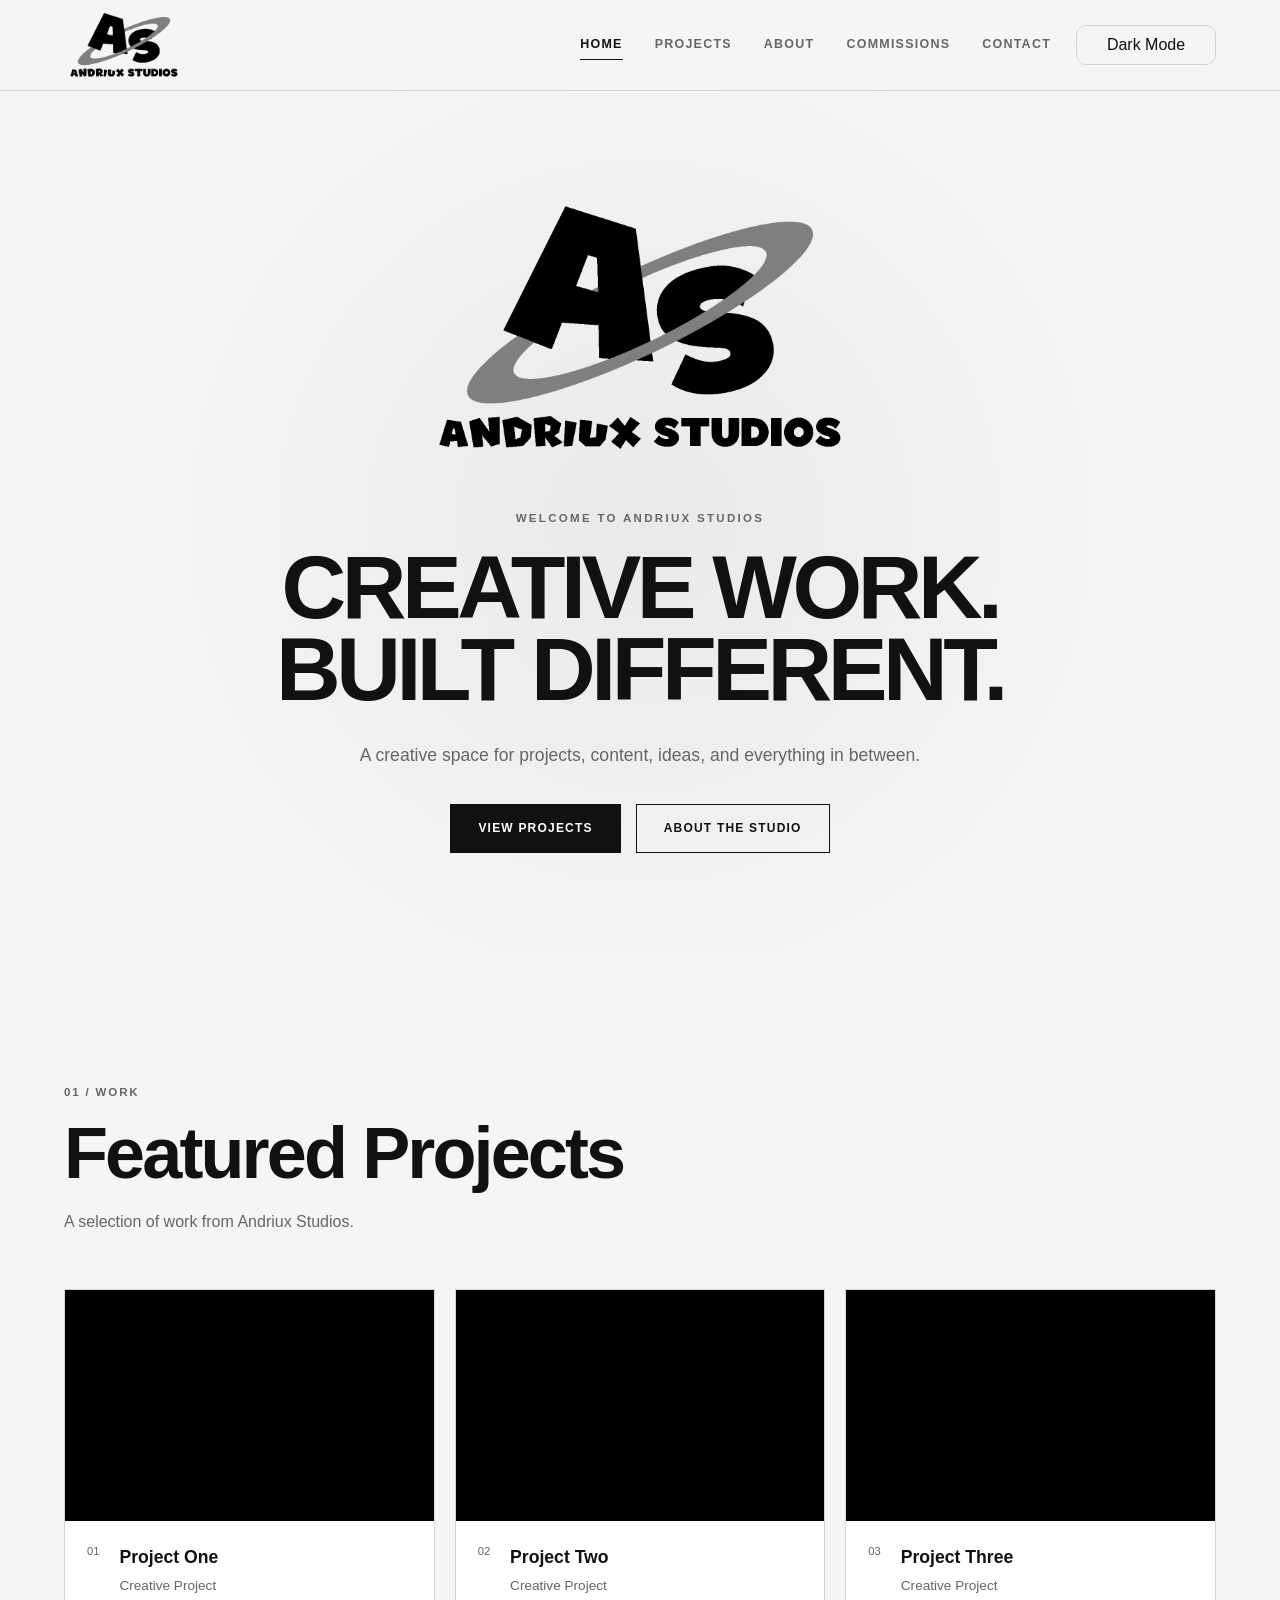
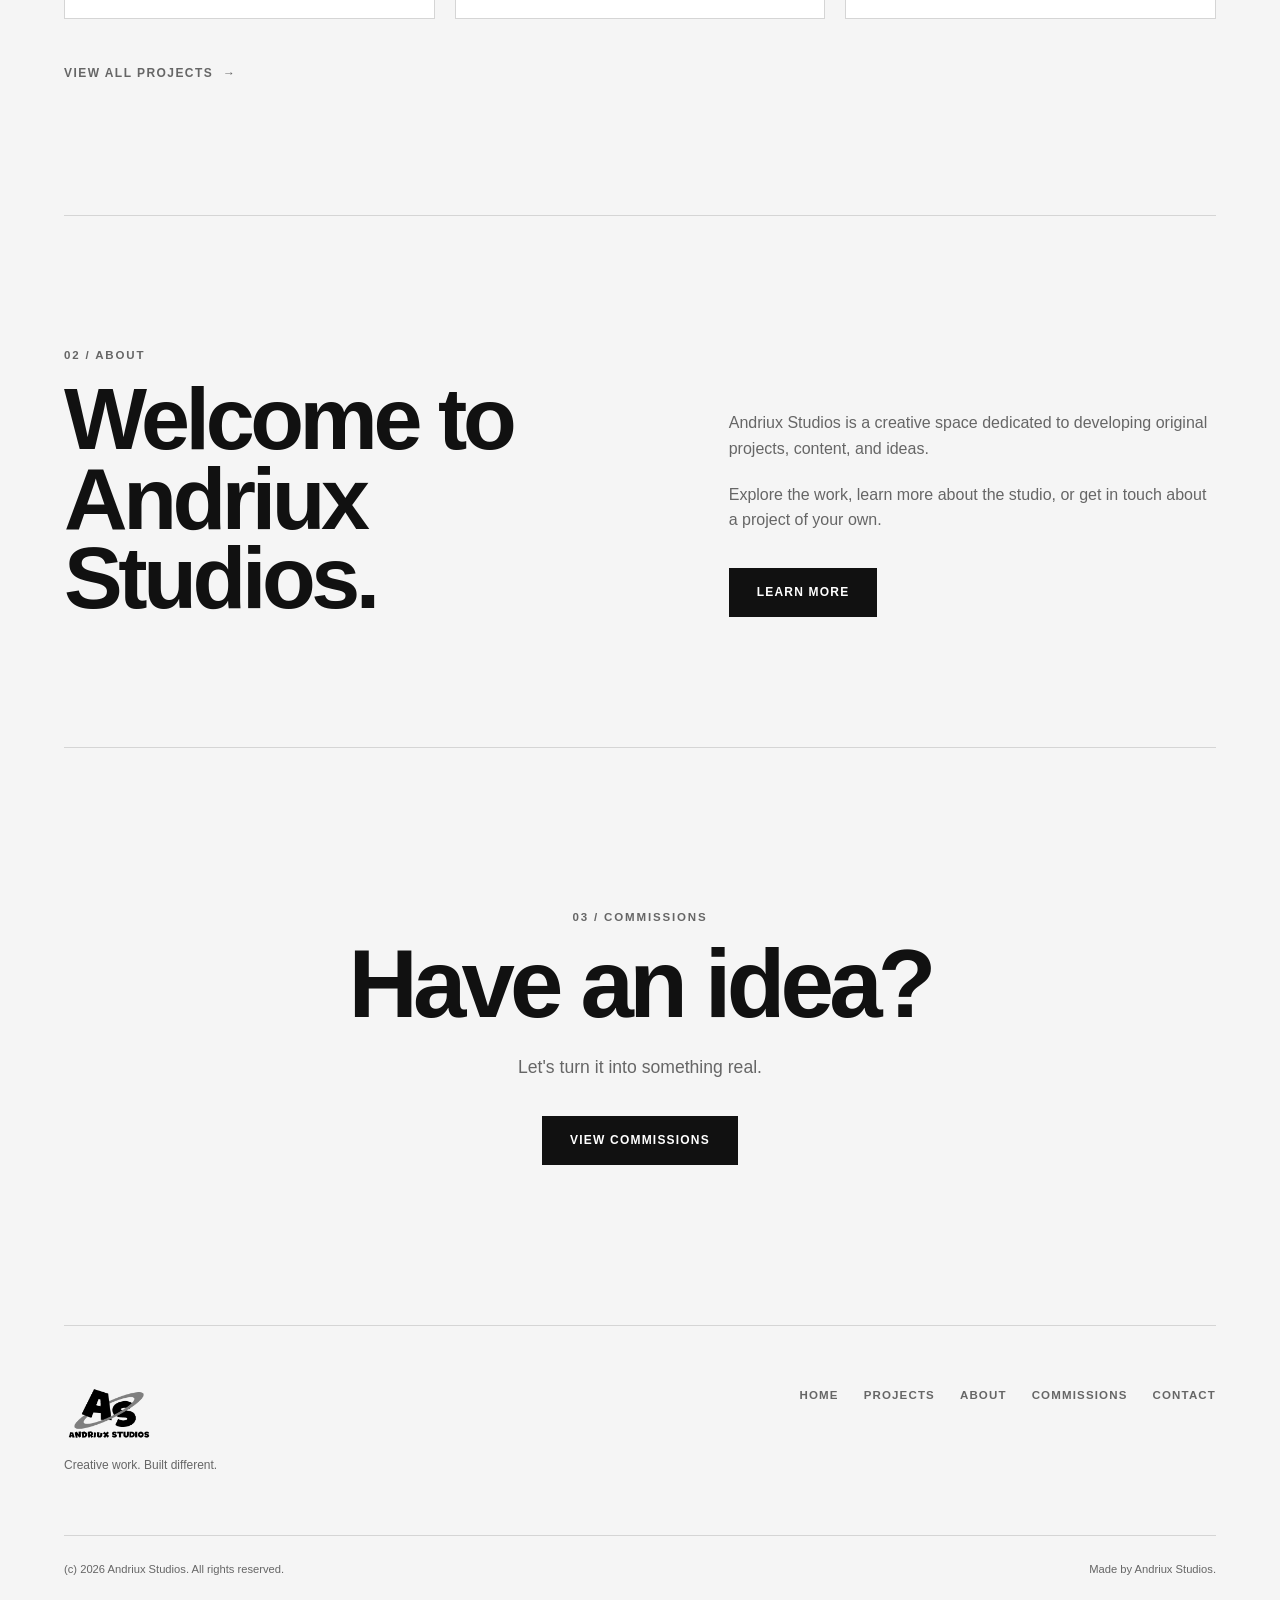
<file: index.html>
<!DOCTYPE html>
<html lang="en">

<head>

    <meta charset="UTF-8">

    <meta
        name="viewport"
        content="width=device-width, initial-scale=1.0"
    >

    <meta
        name="description"
        content="Andriux Studios creates original creative projects, content, commissions, and ideas."
    >

    <title>Andriux Studios</title>

    <link rel="stylesheet" href="css/style.css">

</head>


<body>

    <!-- ==========================================
         HEADER / NAVIGATION
         ========================================== -->

    <header class="site-header">

        <nav class="navbar">

            <!-- Logo -->
            <a
                href="index.html"
                class="logo"
                aria-label="Andriux Studios Home"
            >
                <img
                    src="images/logo3NEW.png"
                    alt="Andriux Studios"
                >
            </a>


            <!-- Mobile Menu Button -->
            <button
                class="menu-toggle"
                id="menu-toggle"
                type="button"
                aria-label="Open navigation menu"
                aria-expanded="false"
                aria-controls="nav-container"
            >
                <span></span>
                <span></span>
                <span></span>
            </button>


            <!-- Navigation -->
            <div
                class="nav-container"
                id="nav-container"
            >

                <div class="nav-links">

                    <a href="index.html" class="active">
                        Home
                    </a>

                    <a href="projects.html">
                        Projects
                    </a>

                    <a href="about.html">
                        About
                    </a>

                    <a href="commissions.html">
                        Commissions
                    </a>

                    <a href="contact.html">
                        Contact
                    </a>

                </div>


                <!-- Theme Toggle -->
                <button
                    id="theme-toggle"
                    class="theme-toggle"
                    type="button"
                    aria-label="Switch to light mode"
                >
                    <span
                        id="theme-icon"
                        aria-hidden="true"
                    >☀</span>
                </button>

            </div>

        </nav>

    </header>



    <!-- ==========================================
         MAIN CONTENT
         ========================================== -->

    <main>


        <!-- ======================================
             HERO
             ====================================== -->

        <section class="hero">

            <div class="hero-content">

                <img
                    src="images/logo3NEW.png"
                    alt=""
                    class="hero-logo"
                >


                <p class="hero-label">
                    WELCOME TO ANDRIUX STUDIOS
                </p>


                <h1>
                    CREATIVE WORK.<br>
                    BUILT DIFFERENT.
                </h1>


                <p class="hero-description">
                    A creative space for projects, content,
                    ideas, and everything in between.
                </p>


                <div class="hero-buttons">

                    <a
                        href="projects.html"
                        class="button"
                    >
                        View Projects
                    </a>


                    <a
                        href="about.html"
                        class="button button-secondary"
                    >
                        About the Studio
                    </a>

                </div>

            </div>

        </section>



        <!-- ======================================
             FEATURED PROJECTS
             ====================================== -->

        <section class="featured section">

            <div class="section-heading">

                <span class="section-number">
                    01 / WORK
                </span>

                <h2>
                    Featured Projects
                </h2>

                <p>
                    A selection of work from Andriux Studios.
                </p>

            </div>


            <div class="project-grid">


                <!-- PROJECT 1 -->

                <a
                    href="projects.html"
                    class="project-card"
                >

                    <div class="project-image">

                        <img
                            src="images/project1.png"
                            alt="Project One creative work"
                        >

                        <div class="project-overlay">
                            <span>
                                View Project →
                            </span>
                        </div>

                    </div>


                    <div class="project-info">

                        <span class="project-number">
                            01
                        </span>

                        <div>
                            <h3>
                                Project One
                            </h3>

                            <p>
                                Creative Project
                            </p>
                        </div>

                    </div>

                </a>



                <!-- PROJECT 2 -->

                <a
                    href="projects.html"
                    class="project-card"
                >

                    <div class="project-image">

                        <img
                            src="images/project2.png"
                            alt="Project Two creative work"
                        >

                        <div class="project-overlay">
                            <span>
                                View Project →
                            </span>
                        </div>

                    </div>


                    <div class="project-info">

                        <span class="project-number">
                            02
                        </span>

                        <div>
                            <h3>
                                Project Two
                            </h3>

                            <p>
                                Creative Project
                            </p>
                        </div>

                    </div>

                </a>



                <!-- PROJECT 3 -->

                <a
                    href="projects.html"
                    class="project-card"
                >

                    <div class="project-image">

                        <img
                            src="images/project3.png"
                            alt="Project Three creative work"
                        >

                        <div class="project-overlay">
                            <span>
                                View Project →
                            </span>
                        </div>

                    </div>


                    <div class="project-info">

                        <span class="project-number">
                            03
                        </span>

                        <div>
                            <h3>
                                Project Three
                            </h3>

                            <p>
                                Creative Project
                            </p>
                        </div>

                    </div>

                </a>

            </div>


            <div class="section-link">

                <a href="projects.html">
                    View All Projects
                    <span aria-hidden="true">→</span>
                </a>

            </div>

        </section>



        <!-- ======================================
             ABOUT
             ====================================== -->

        <section class="about-preview section">

            <div class="about-content">

                <div class="about-heading">

                    <span class="section-number">
                        02 / ABOUT
                    </span>

                    <h2>
                        Welcome to<br>
                        Andriux Studios.
                    </h2>

                </div>


                <div class="about-text">

                    <p>
                        Andriux Studios is a creative space
                        dedicated to developing original
                        projects, content, and ideas.
                    </p>

                    <p>
                        Explore the work, learn more about
                        the studio, or get in touch about
                        a project of your own.
                    </p>


                    <a
                        href="about.html"
                        class="button"
                    >
                        Learn More
                    </a>

                </div>

            </div>

        </section>



        <!-- ======================================
             COMMISSIONS CTA
             ====================================== -->

        <section class="commission-cta section">

            <div class="commission-content">

                <span class="section-number">
                    03 / COMMISSIONS
                </span>


                <h2>
                    Have an idea?
                </h2>


                <p>
                    Let's turn it into something real.
                </p>


                <a
                    href="commissions.html"
                    class="button"
                >
                    View Commissions
                </a>

            </div>

        </section>

    </main>



    <!-- ==========================================
         FOOTER
         ========================================== -->

    <footer class="site-footer">

        <div class="footer-main">


            <!-- Footer Logo -->

            <div class="footer-brand">

                <img
                    src="images/logo3NEW.png"
                    alt="Andriux Studios"
                >

                <p>
                    Creative work. Built different.
                </p>

            </div>


            <!-- Footer Navigation -->

            <div class="footer-links">

                <a href="index.html">
                    Home
                </a>

                <a href="projects.html">
                    Projects
                </a>

                <a href="about.html">
                    About
                </a>

                <a href="commissions.html">
                    Commissions
                </a>

                <a href="contact.html">
                    Contact
                </a>

            </div>

        </div>


        <div class="footer-bottom">

            <p>
                (c) <span id="current-year"></span>
                Andriux Studios.
                All rights reserved.
            </p>

            <p>
                Made by Andriux Studios.
            </p>

        </div>

    </footer>



    <!-- JavaScript -->

    <script src="js/main.js"></script>

</body>

</html>
</file>
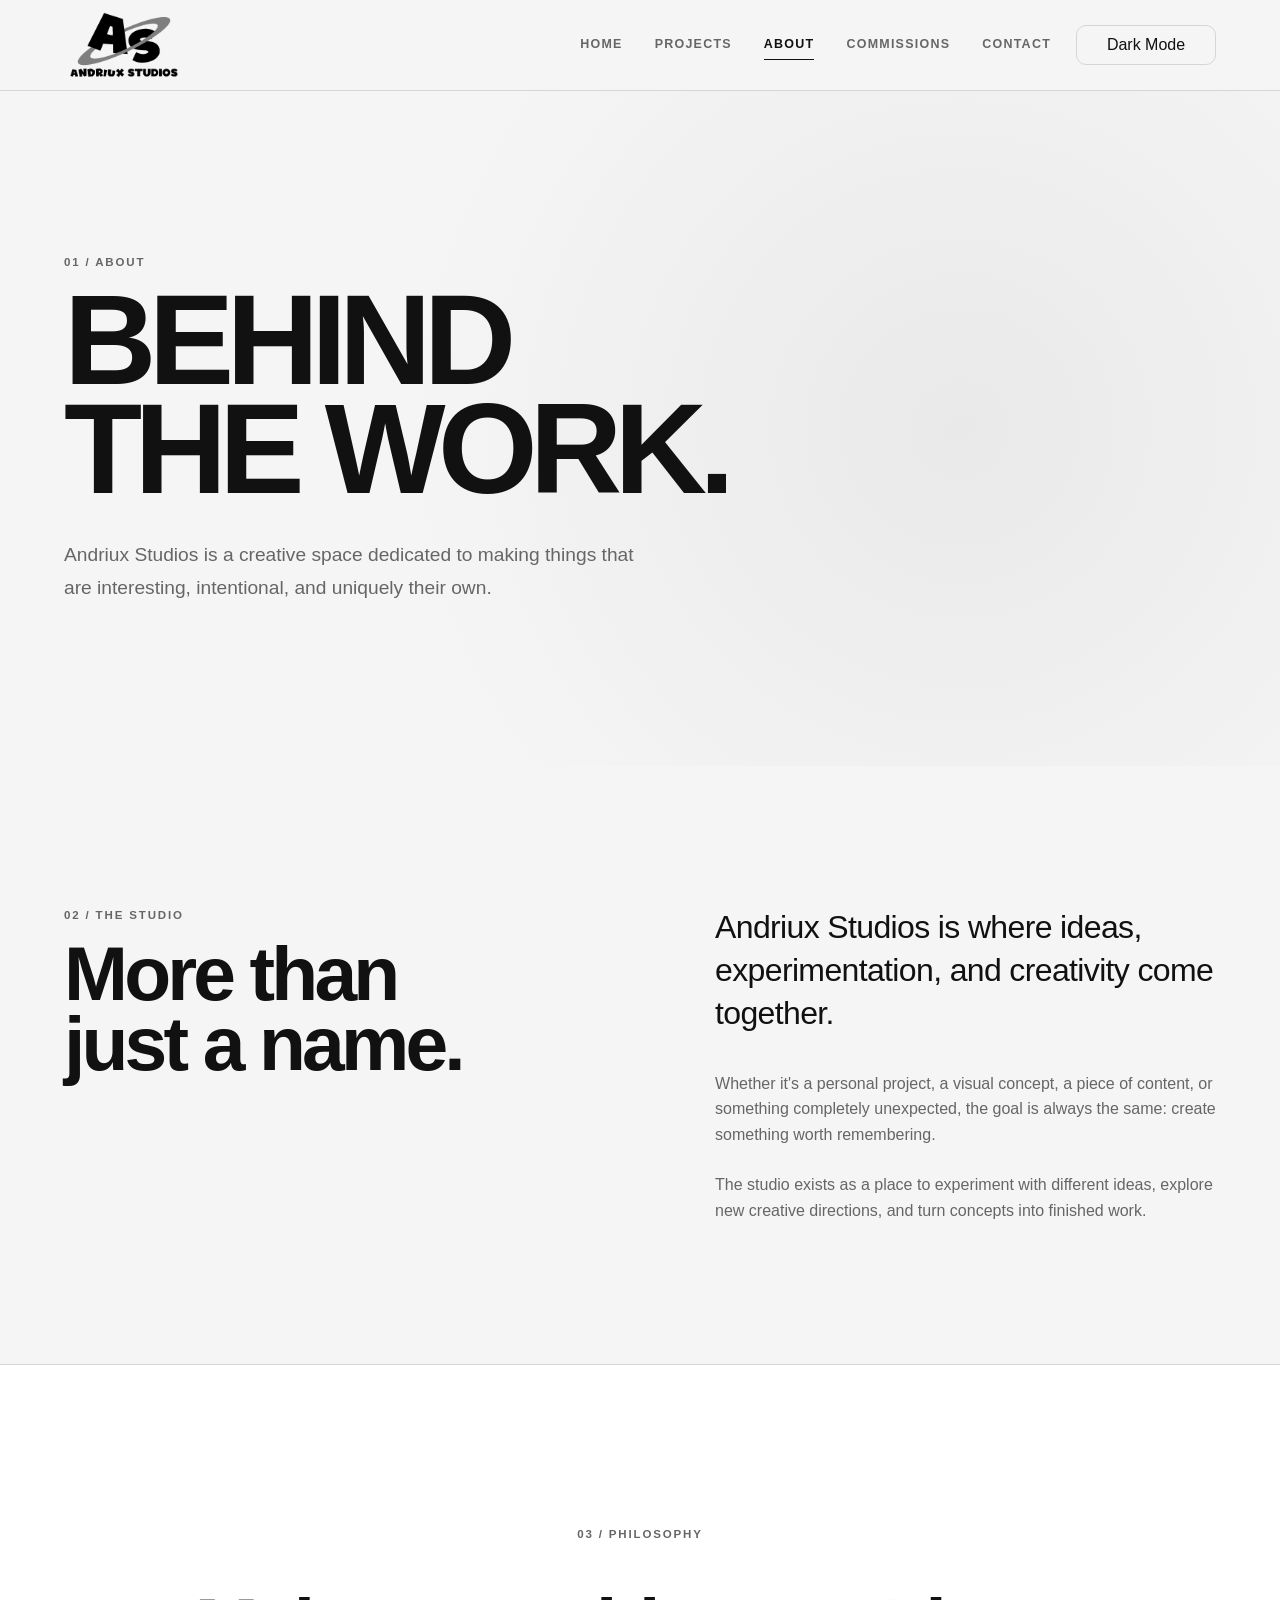
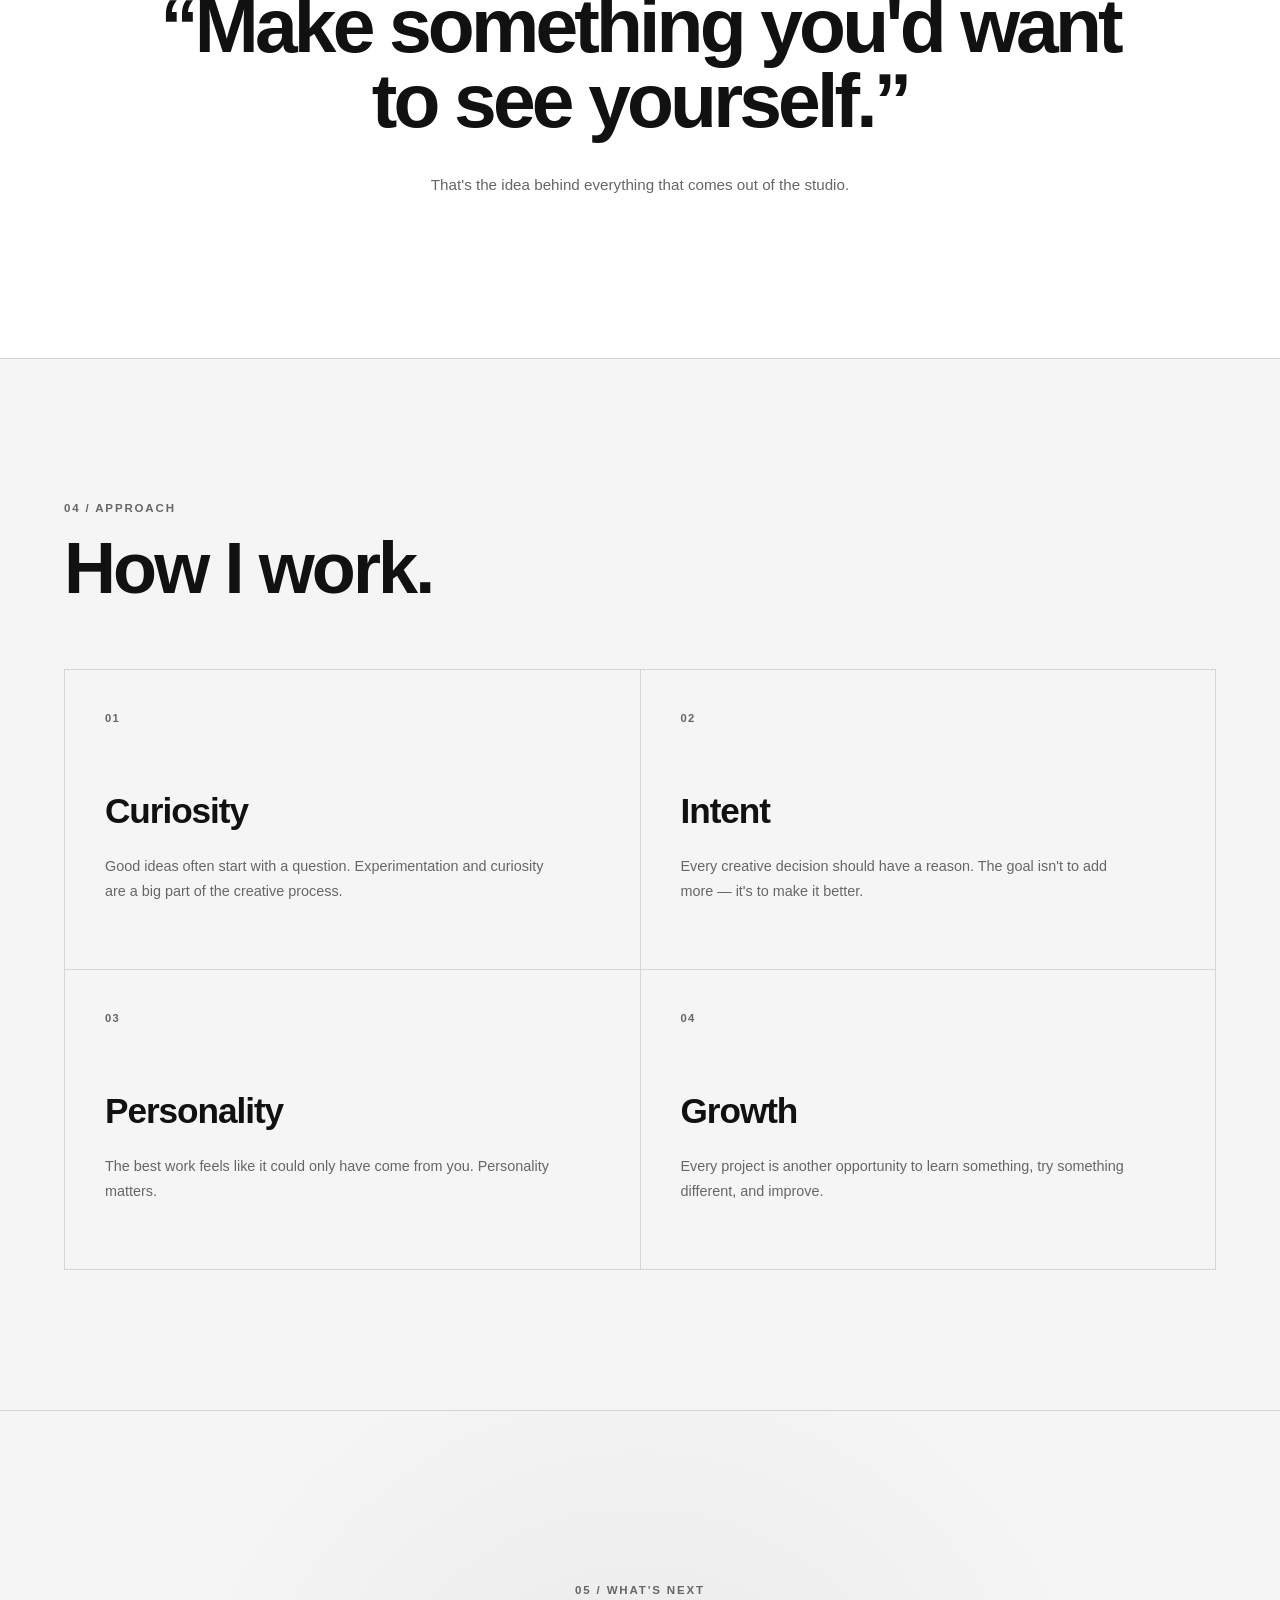
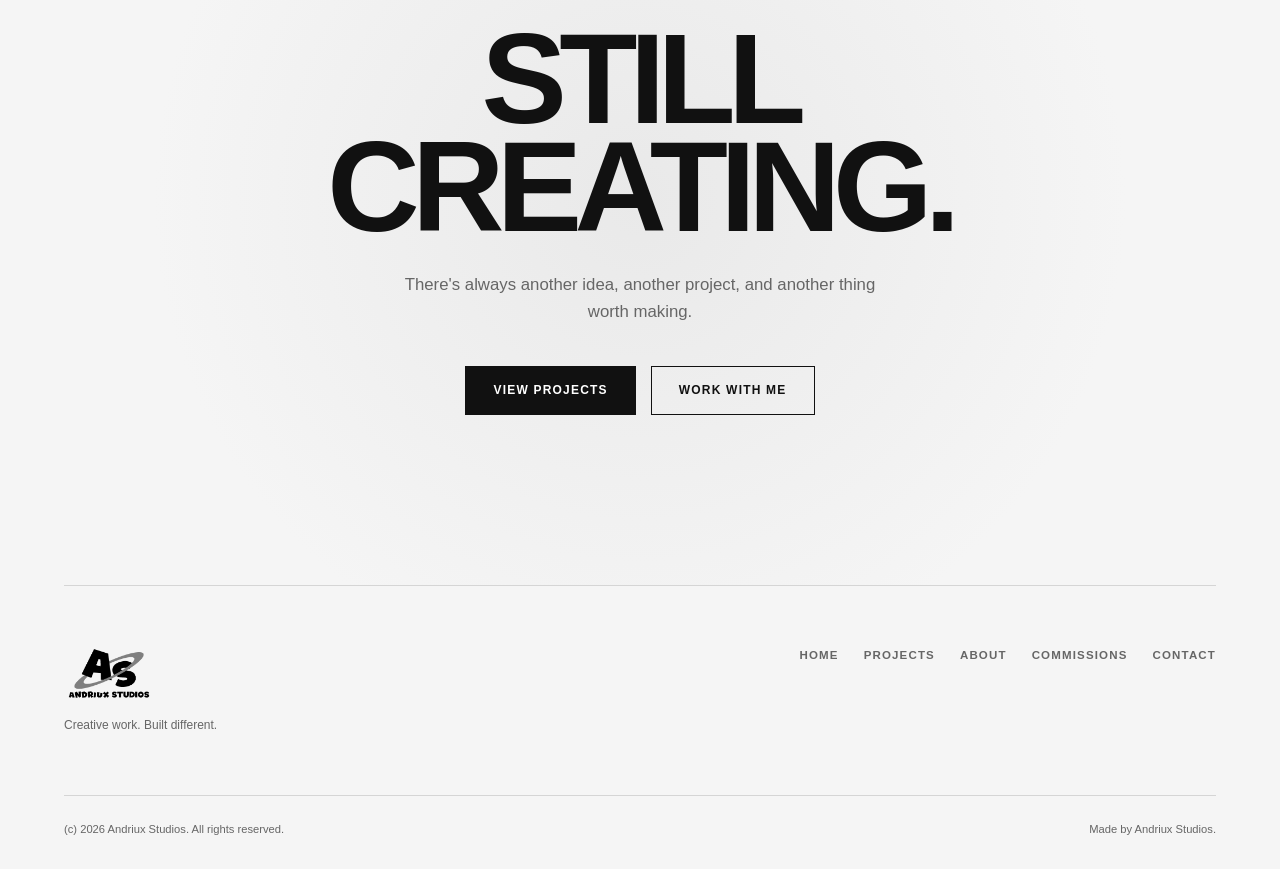
<file: about.html>
<!DOCTYPE html>
<html lang="en">

<head>

    <meta charset="UTF-8">

    <meta
        name="viewport"
        content="width=device-width, initial-scale=1.0"
    >

    <meta
        name="description"
        content="Learn more about Andriux Studios, the creative work behind the projects."
    >

    <title>About — Andriux Studios</title>

    <link rel="stylesheet" href="css/style.css">

</head>


<body>

    <!-- ==========================================
         HEADER / NAVIGATION
         ========================================== -->

    <header class="site-header">

        <nav class="navbar">

            <a
                href="index.html"
                class="logo"
                aria-label="Andriux Studios Home"
            >

                <img
                    src="images/logo3NEW.png"
                    alt="Andriux Studios"
                >

            </a>


            <!-- Mobile Menu -->

            <button
                class="menu-toggle"
                id="menu-toggle"
                type="button"
                aria-label="Open navigation menu"
                aria-expanded="false"
            >

                <span></span>
                <span></span>
                <span></span>

            </button>


            <!-- Navigation -->

            <div
                class="nav-container"
                id="nav-container"
            >

                <div class="nav-links">

                    <a href="index.html">
                        Home
                    </a>

                    <a href="projects.html">
                        Projects
                    </a>

                    <a
                        href="about.html"
                        class="active"
                    >
                        About
                    </a>

                    <a href="commissions.html">
                        Commissions
                    </a>

                    <a href="contact.html">
                        Contact
                    </a>

                </div>


                <!-- Theme Toggle -->

                <button
                    id="theme-toggle"
                    class="theme-toggle"
                    type="button"
                    aria-label="Switch to light mode"
                >

                    <span id="theme-icon">☀</span>

                </button>

            </div>

        </nav>

    </header>



    <!-- ==========================================
         MAIN
         ========================================== -->

    <main>


        <!-- ======================================
             ABOUT HERO
             ====================================== -->

        <section class="page-hero about-hero">

            <div class="page-hero-content">

                <span class="section-number">
                    01 / ABOUT
                </span>

                <h1>
                    BEHIND<br>
                    THE WORK.
                </h1>

                <p>
                    Andriux Studios is a creative space
                    dedicated to making things that are
                    interesting, intentional, and uniquely
                    their own.
                </p>

            </div>

        </section>



        <!-- ======================================
             INTRODUCTION
             ====================================== -->

        <section class="about-intro section">

            <div class="about-intro-grid">

                <div class="about-intro-heading">

                    <span class="section-number">
                        02 / THE STUDIO
                    </span>

                    <h2>
                        More than<br>
                        just a name.
                    </h2>

                </div>


                <div class="about-intro-text">

                    <p class="large-text">
                        Andriux Studios is where ideas,
                        experimentation, and creativity
                        come together.
                    </p>

                    <p>
                        Whether it's a personal project,
                        a visual concept, a piece of content,
                        or something completely unexpected,
                        the goal is always the same:
                        create something worth remembering.
                    </p>

                    <p>
                        The studio exists as a place to
                        experiment with different ideas,
                        explore new creative directions,
                        and turn concepts into finished work.
                    </p>

                </div>

            </div>

        </section>



        <!-- ======================================
             PHILOSOPHY
             ====================================== -->

        <section class="about-philosophy">

            <div class="about-philosophy-inner">

                <span class="section-number">
                    03 / PHILOSOPHY
                </span>

                <blockquote>
                    “Make something you'd want
                    to see yourself.”
                </blockquote>

                <p>
                    That's the idea behind everything
                    that comes out of the studio.
                </p>

            </div>

        </section>



        <!-- ======================================
             VALUES
             ====================================== -->

        <section class="about-values section">

            <div class="section-heading">

                <span class="section-number">
                    04 / APPROACH
                </span>

                <h2>
                    How I work.
                </h2>

            </div>


            <div class="values-grid">


                <!-- VALUE 01 -->

                <article class="value-card">

                    <span class="value-number">
                        01
                    </span>

                    <h3>
                        Curiosity
                    </h3>

                    <p>
                        Good ideas often start with a
                        question. Experimentation and
                        curiosity are a big part of the
                        creative process.
                    </p>

                </article>


                <!-- VALUE 02 -->

                <article class="value-card">

                    <span class="value-number">
                        02
                    </span>

                    <h3>
                        Intent
                    </h3>

                    <p>
                        Every creative decision should
                        have a reason. The goal isn't to
                        add more — it's to make it better.
                    </p>

                </article>


                <!-- VALUE 03 -->

                <article class="value-card">

                    <span class="value-number">
                        03
                    </span>

                    <h3>
                        Personality
                    </h3>

                    <p>
                        The best work feels like it could
                        only have come from you. Personality
                        matters.
                    </p>

                </article>


                <!-- VALUE 04 -->

                <article class="value-card">

                    <span class="value-number">
                        04
                    </span>

                    <h3>
                        Growth
                    </h3>

                    <p>
                        Every project is another opportunity
                        to learn something, try something
                        different, and improve.
                    </p>

                </article>

            </div>

        </section>



        <!-- ======================================
             WHAT'S NEXT
             ====================================== -->

        <section class="about-next">

            <div class="about-next-content">

                <span class="section-number">
                    05 / WHAT'S NEXT
                </span>

                <h2>
                    STILL<br>
                    CREATING.
                </h2>

                <p>
                    There's always another idea,
                    another project, and another
                    thing worth making.
                </p>

                <div class="hero-buttons">

                    <a
                        href="projects.html"
                        class="button"
                    >
                        View Projects
                    </a>

                    <a
                        href="commissions.html"
                        class="button button-secondary"
                    >
                        Work With Me
                    </a>

                </div>

            </div>

        </section>

    </main>



    <!-- ==========================================
         FOOTER
         ========================================== -->

    <footer class="site-footer">

        <div class="footer-main">


            <div class="footer-brand">

                <img
                    src="images/logo3NEW.png"
                    alt="Andriux Studios"
                >

                <p>
                    Creative work. Built different.
                </p>

            </div>


            <div class="footer-links">

                <a href="index.html">
                    Home
                </a>

                <a href="projects.html">
                    Projects
                </a>

                <a href="about.html">
                    About
                </a>

                <a href="commissions.html">
                    Commissions
                </a>

                <a href="contact.html">
                    Contact
                </a>

            </div>

        </div>


        <div class="footer-bottom">

            <p>
                (c) <span id="current-year"></span>
                Andriux Studios.
                All rights reserved.
            </p>

            <p>
                Made by Andriux Studios.
            </p>

        </div>

    </footer>



    <!-- JavaScript -->

    <script src="js/main.js"></script>

</body>

</html>
</file>
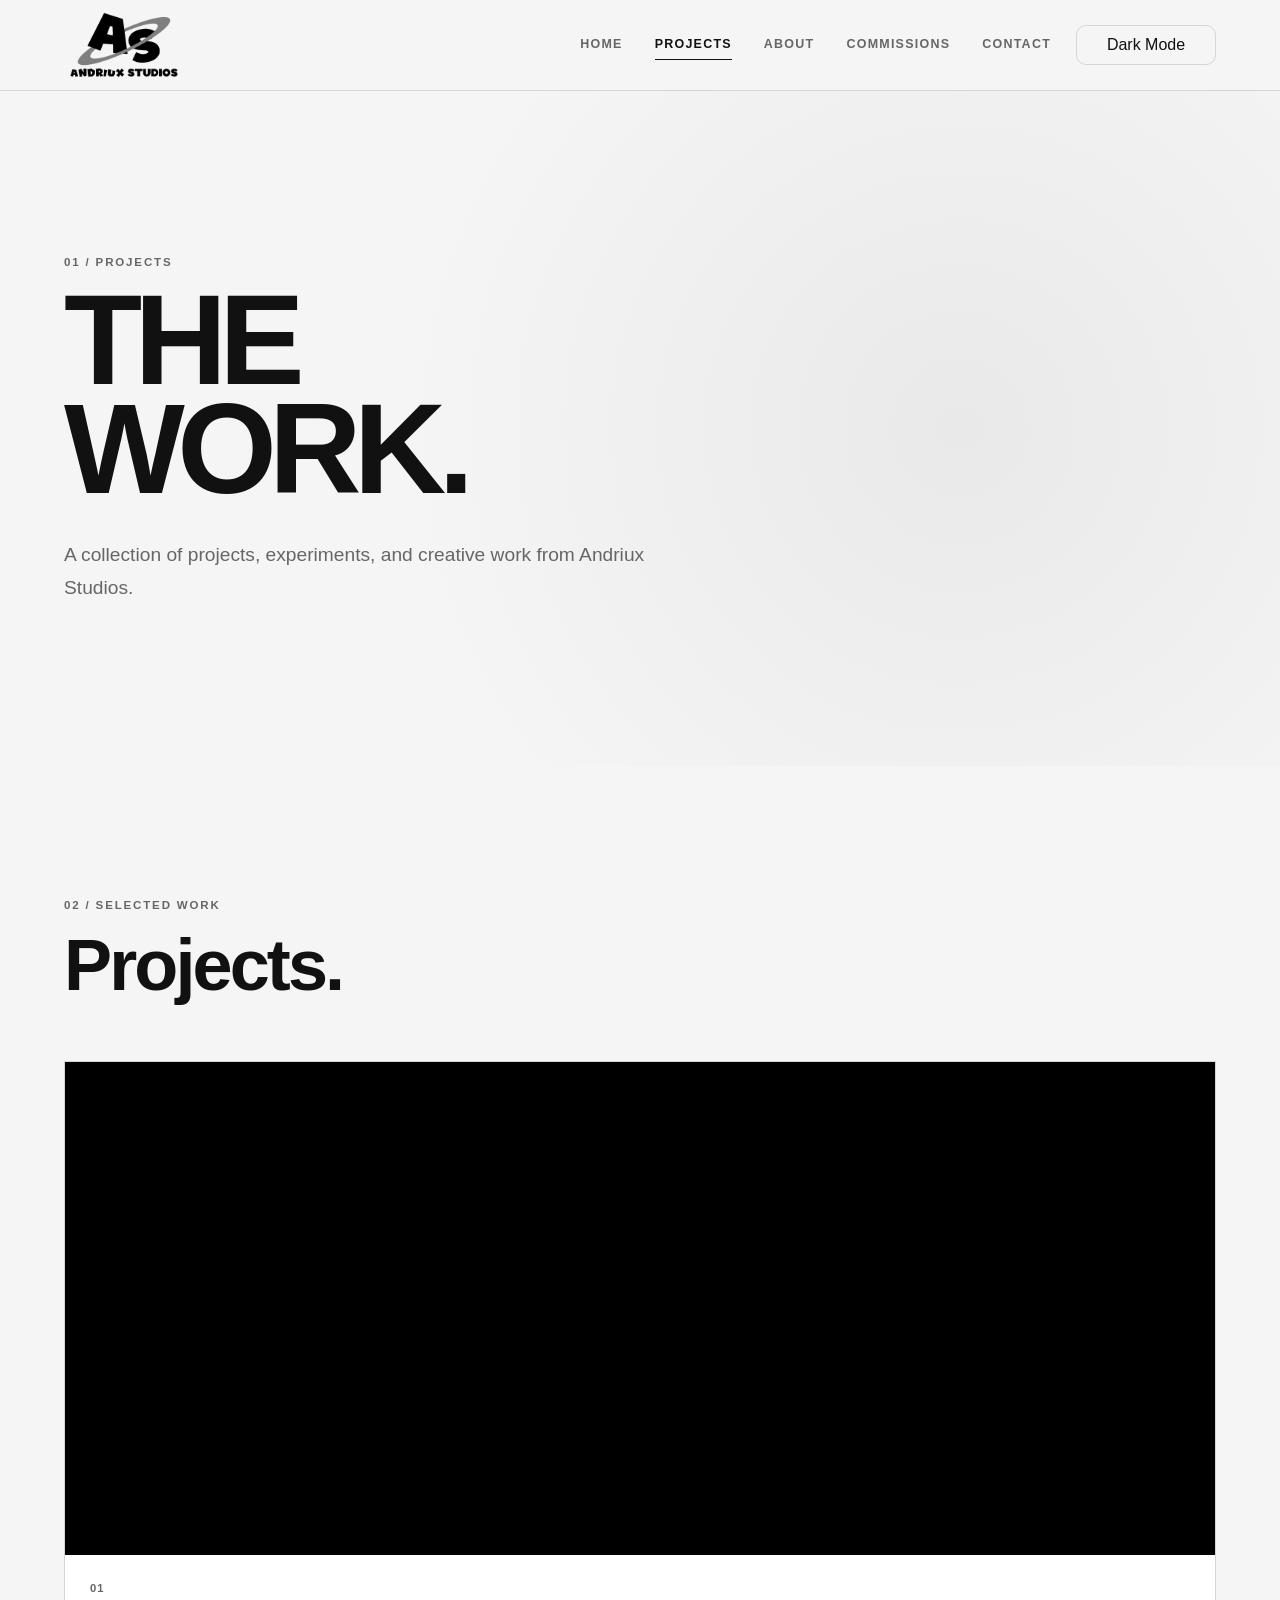
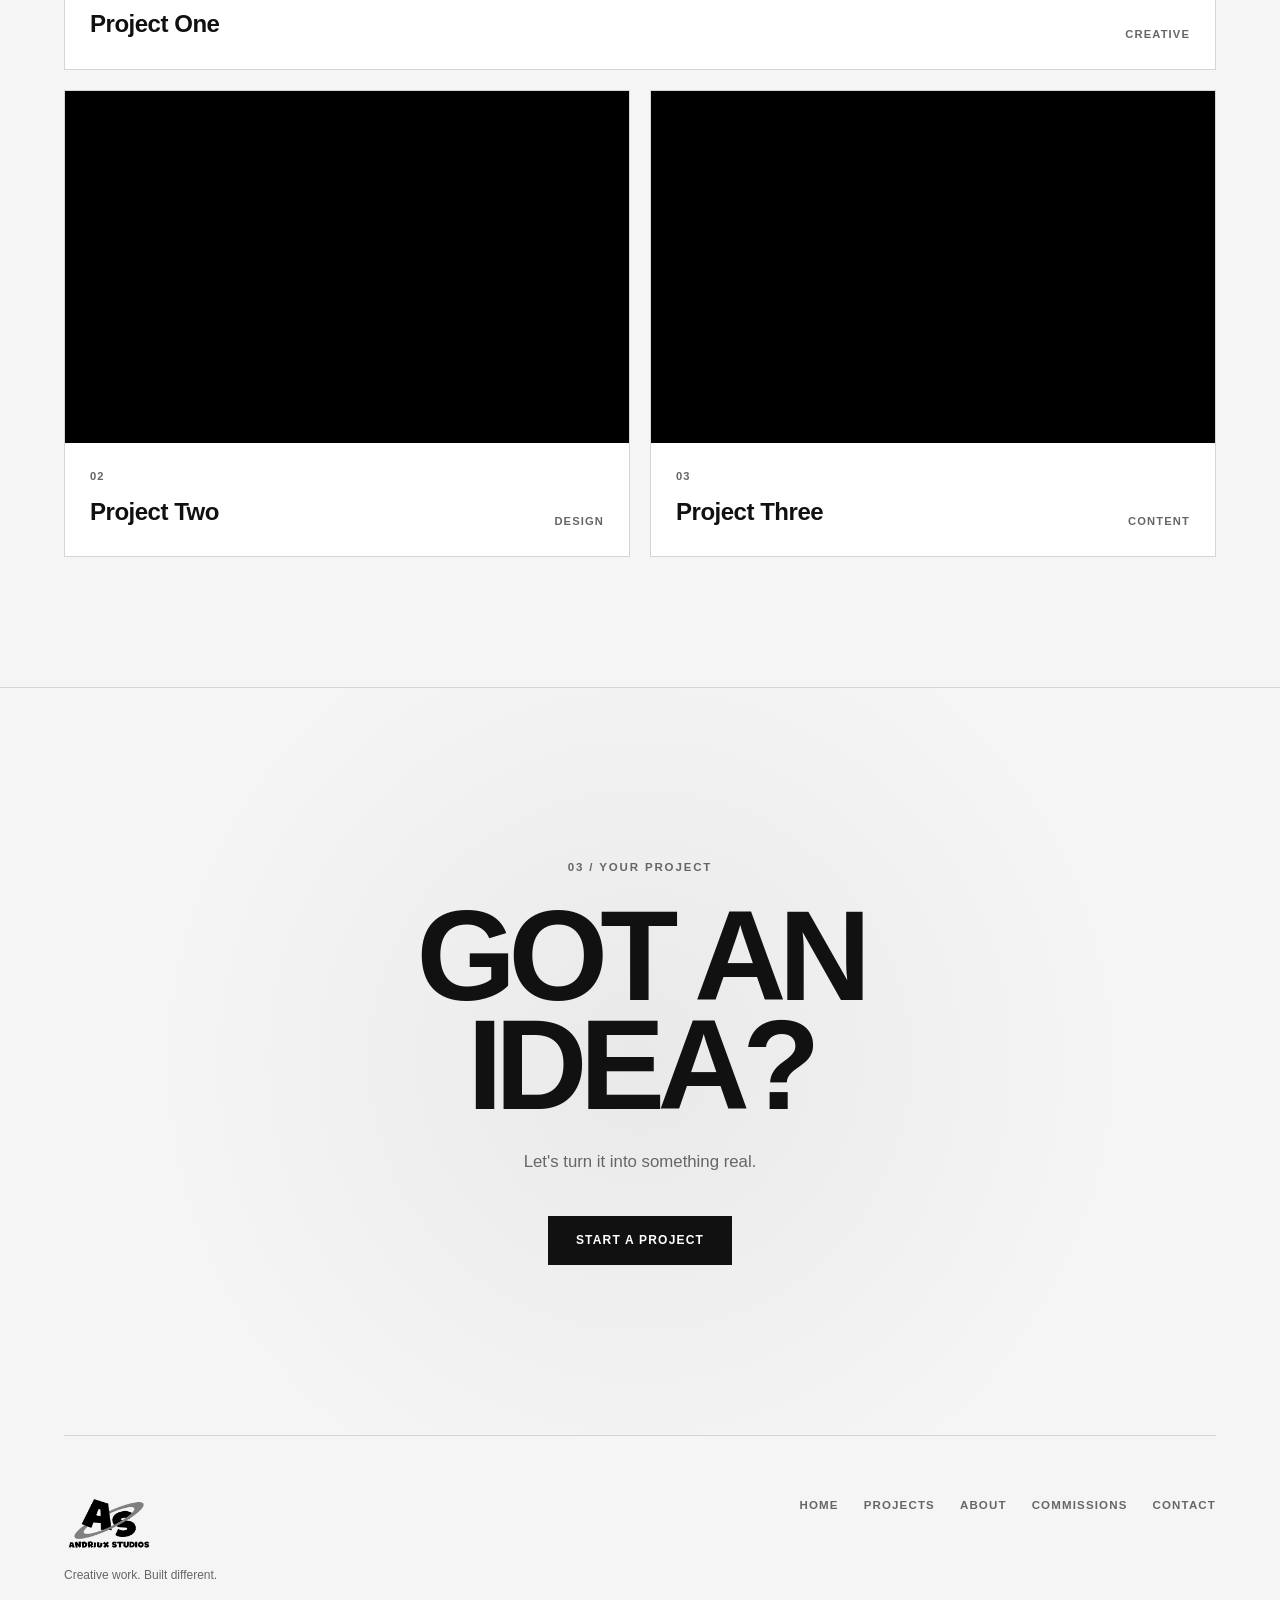
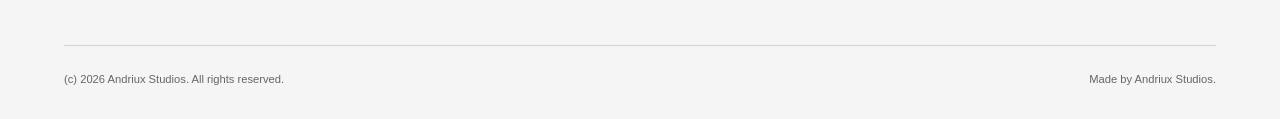
<file: projects.html>
<!DOCTYPE html>
<html lang="en">

<head>

    <meta charset="UTF-8">

    <meta
        name="viewport"
        content="width=device-width, initial-scale=1.0"
    >

    <meta
        name="description"
        content="Explore projects created by Andriux Studios."
    >

    <title>Projects — Andriux Studios</title>

    <link rel="stylesheet" href="css/style.css">

</head>


<body>

    <!-- ==========================================
         HEADER / NAVIGATION
         ========================================== -->

    <header class="site-header">

        <nav class="navbar">

            <a
                href="index.html"
                class="logo"
                aria-label="Andriux Studios Home"
            >

                <img
                    src="images/logo3NEW.png"
                    alt="Andriux Studios"
                >

            </a>


            <!-- Mobile Menu -->

            <button
                class="menu-toggle"
                id="menu-toggle"
                type="button"
                aria-label="Open navigation menu"
                aria-expanded="false"
            >

                <span></span>
                <span></span>
                <span></span>

            </button>


            <!-- Navigation -->

            <div
                class="nav-container"
                id="nav-container"
            >

                <div class="nav-links">

                    <a href="index.html">
                        Home
                    </a>

                    <a
                        href="projects.html"
                        class="active"
                    >
                        Projects
                    </a>

                    <a href="about.html">
                        About
                    </a>

                    <a href="commissions.html">
                        Commissions
                    </a>

                    <a href="contact.html">
                        Contact
                    </a>

                </div>


                <!-- Theme Toggle -->

                <button
                    id="theme-toggle"
                    class="theme-toggle"
                    type="button"
                    aria-label="Switch to light mode"
                >

                    <span id="theme-icon">☀</span>

                </button>

            </div>

        </nav>

    </header>



    <!-- ==========================================
         MAIN
         ========================================== -->

    <main>


        <!-- ======================================
             PROJECTS HERO
             ====================================== -->

        <section class="page-hero projects-hero">

            <div class="page-hero-content">

                <span class="section-number">
                    01 / PROJECTS
                </span>

                <h1>
                    THE<br>
                    WORK.
                </h1>

                <p>
                    A collection of projects, experiments,
                    and creative work from Andriux Studios.
                </p>

            </div>

        </section>



        <!-- ======================================
             PROJECT PORTFOLIO
             ====================================== -->

        <section class="projects-section section">

            <div class="section-heading">

                <span class="section-number">
                    02 / SELECTED WORK
                </span>

                <h2>
                    Projects.
                </h2>

            </div>


            <div class="projects-grid">


                <!-- ==================================
                     PROJECT 01
                     ================================== -->

                <a
                    href="404.html"
                    class="portfolio-card portfolio-card-large"
                    aria-label="View Project One"
                >

                    <div class="portfolio-image">

                        <img
                            src="images/project1.png"
                            alt="Project One"
                            loading="lazy"
                        >

                        <div class="portfolio-overlay">

                            <span>
                                View Project →
                            </span>

                        </div>

                    </div>


                    <div class="portfolio-info">

                        <div>

                            <span class="portfolio-number">
                                01
                            </span>

                            <h3>
                                Project One
                            </h3>

                        </div>

                        <span class="portfolio-category">
                            Creative
                        </span>

                    </div>

                </a>



                <!-- ==================================
                     PROJECT 02
                     ================================== -->

                <a
                    href="404.html"
                    class="portfolio-card"
                    aria-label="View Project Two"
                >

                    <div class="portfolio-image">

                        <img
                            src="images/project2.png"
                            alt="Project Two"
                            loading="lazy"
                        >

                        <div class="portfolio-overlay">

                            <span>
                                View Project →
                            </span>

                        </div>

                    </div>


                    <div class="portfolio-info">

                        <div>

                            <span class="portfolio-number">
                                02
                            </span>

                            <h3>
                                Project Two
                            </h3>

                        </div>

                        <span class="portfolio-category">
                            Design
                        </span>

                    </div>

                </a>



                <!-- ==================================
                     PROJECT 03
                     ================================== -->

                <a
                    href="404.html"
                    class="portfolio-card"
                    aria-label="View Project Three"
                >

                    <div class="portfolio-image">

                        <img
                            src="images/project3.png"
                            alt="Project Three"
                            loading="lazy"
                        >

                        <div class="portfolio-overlay">

                            <span>
                                View Project →
                            </span>

                        </div>

                    </div>


                    <div class="portfolio-info">

                        <div>

                            <span class="portfolio-number">
                                03
                            </span>

                            <h3>
                                Project Three
                            </h3>

                        </div>

                        <span class="portfolio-category">
                            Content
                        </span>

                    </div>

                </a>

            </div>

        </section>



        <!-- ======================================
             PROJECT CTA
             ====================================== -->

        <section class="projects-cta">

            <div class="projects-cta-content">

                <span class="section-number">
                    03 / YOUR PROJECT
                </span>

                <h2>
                    GOT AN<br>
                    IDEA?
                </h2>

                <p>
                    Let's turn it into something real.
                </p>

                <a
                    href="commissions.html"
                    class="button"
                >
                    Start a Project
                </a>

            </div>

        </section>

    </main>



    <!-- ==========================================
         FOOTER
         ========================================== -->

    <footer class="site-footer">

        <div class="footer-main">

            <div class="footer-brand">

                <img
                    src="images/logo3NEW.png"
                    alt="Andriux Studios"
                >

                <p>
                    Creative work. Built different.
                </p>

            </div>


            <div class="footer-links">

                <a href="index.html">
                    Home
                </a>

                <a href="projects.html">
                    Projects
                </a>

                <a href="about.html">
                    About
                </a>

                <a href="commissions.html">
                    Commissions
                </a>

                <a href="contact.html">
                    Contact
                </a>

            </div>

        </div>


        <div class="footer-bottom">

            <p>
                (c) <span id="current-year"></span>
                Andriux Studios.
                All rights reserved.
            </p>

            <p>
                Made by Andriux Studios.
            </p>

        </div>

    </footer>



    <!-- JavaScript -->

    <script src="js/main.js"></script>

</body>

</html>
</file>
<file: css/style.css>
/* =========================================================
   ANDRIUX STUDIOS
   MAIN STYLESHEET
   ========================================================= */


/* =========================================================
   THEME VARIABLES
   ========================================================= */

:root {
    --background: #080808;
    --background-light: #111111;
    --background-lighter: #181818;

    --text: #eeeeee;
    --text-muted: #929292;

    --border: #292929;

    --button-background: #eeeeee;
    --button-text: #080808;

    --shadow: rgba(0, 0, 0, 0.35);

    --max-width: 1200px;

    --transition: 0.3s ease;
}


/* =========================================================
   LIGHT THEME
   ========================================================= */

body.light-theme {
    --background: #f5f5f5;
    --background-light: #ffffff;
    --background-lighter: #e9e9e9;

    --text: #111111;
    --text-muted: #666666;

    --border: #d5d5d5;

    --button-background: #111111;
    --button-text: #ffffff;

    --shadow: rgba(0, 0, 0, 0.1);
}


/* =========================================================
   RESET
   ========================================================= */

* {
    margin: 0;
    padding: 0;
    box-sizing: border-box;
}

html {
    scroll-behavior: smooth;
}

body {
    background: var(--background);
    color: var(--text);

    font-family:
        Arial,
        Helvetica,
        sans-serif;

    line-height: 1.6;

    overflow-x: hidden;

    transition:
        background-color var(--transition),
        color var(--transition);
}

body,
button,
a,
header,
footer,
section,
.project-card {
    transition:
        background-color var(--transition),
        color var(--transition),
        border-color var(--transition);
}

img {
    max-width: 100%;
    height: auto;
}

a {
    color: inherit;
    text-decoration: none;
}

button {
    font-family: inherit;
}


/* =========================================================
   ACCESSIBILITY
   ========================================================= */

a:focus-visible,
button:focus-visible {
    outline:
        2px solid
        var(--text);

    outline-offset:
        4px;
}


/* =========================================================
   HEADER
   ========================================================= */

.site-header {
    width: 100%;

    background: var(--background);

    border-bottom:
        1px solid
        var(--border);

    position: relative;

    z-index: 1000;
}

.navbar {
    width:
        min(
            var(--max-width),
            90%
        );

    min-height: 90px;

    margin: 0 auto;

    display: flex;

    align-items: center;

    justify-content: space-between;
}


/* =========================================================
   LOGO
   ========================================================= */

.logo {
    display: block;

    position: relative;

    z-index: 1002;
}

.logo img {
    width: 120px;

    height: auto;

    display: block;

    transition:
        filter var(--transition);
}


/*
   Logo is black by default.

   Dark mode:
   black → white

   Light mode:
   black → black
*/

body:not(.light-theme) .logo img {
    filter: invert(1);
}

body.light-theme .logo img {
    filter: none;
}


/* =========================================================
   DESKTOP NAVIGATION
   ========================================================= */

.nav-container {
    display: flex;

    align-items: center;

    gap: 25px;
}

.nav-links {
    display: flex;

    align-items: center;

    gap: 32px;
}

.nav-links a {
    position: relative;

    color: var(--text-muted);

    font-size: 0.78rem;

    font-weight: 600;

    text-transform: uppercase;

    letter-spacing: 0.1em;

    padding: 5px 0;
}

.nav-links a::after {
    content: "";

    position: absolute;

    left: 0;
    bottom: 0;

    width: 0;
    height: 1px;

    background: var(--text);

    transition:
        width 0.25s ease;
}

.nav-links a:hover,
.nav-links a.active {
    color: var(--text);
}

.nav-links a:hover::after,
.nav-links a.active::after {
    width: 100%;
}


/* =========================================================
   THEME TOGGLE
   ========================================================= */

.theme-toggle {
    width: 140px;
    height: 40px;

    display: flex;

    align-items: center;
    justify-content: center;

    border:
        1px solid
        var(--border);

    border-radius: 10px;

    background: transparent;

    color: var(--text);

    cursor: pointer;

    font-size: 1rem;

    flex-shrink: 0;
}

.theme-toggle:hover {
    background: var(--text);

    color: var(--background);
	
}

#theme-icon {
    line-height: 1;
}


/* =========================================================
   HAMBURGER BUTTON
   ========================================================= */

.menu-toggle {
    display: none;

    width: 42px;
    height: 42px;

    padding: 8px;

    border:
        1px solid
        var(--border);

    background: transparent;

    cursor: pointer;

    flex-direction: column;

    justify-content: center;

    gap: 5px;

    position: relative;

    z-index: 1002;
}

.menu-toggle span {
    display: block;

    width: 100%;
    height: 2px;

    background: var(--text);

    transition:
        transform 0.3s ease,
        opacity 0.3s ease;
}


/* Hamburger → X */

.menu-toggle.menu-active span:nth-child(1) {
    transform:
        translateY(7px)
        rotate(45deg);
}

.menu-toggle.menu-active span:nth-child(2) {
    opacity: 0;
}

.menu-toggle.menu-active span:nth-child(3) {
    transform:
        translateY(-7px)
        rotate(-45deg);
}


/* =========================================================
   HERO
   ========================================================= */

.hero {
    min-height: 82vh;

    display: flex;

    align-items: center;
    justify-content: center;

    text-align: center;

    padding: 100px 20px;

    background:
        radial-gradient(
            circle at center,
            var(--background-lighter) 0%,
            var(--background) 65%
        );
}

.hero-content {
    width:
        min(
            850px,
            100%
        );
}


/* Hero logo */

.hero-logo {
    width:
        min(
            450px,
            75vw
        );

    margin:
        0 auto 45px;

    display: block;

    transition:
        filter var(--transition);
}

body:not(.light-theme) .hero-logo {
    filter: invert(1);
}

body.light-theme .hero-logo {
    filter: none;
}


/* Hero label */

.hero-label {
    margin-bottom: 18px;

    color: var(--text-muted);

    font-size: 0.72rem;

    font-weight: bold;

    letter-spacing: 0.2em;
}


/* Hero heading */

.hero h1 {
    font-size:
        clamp(
            2.5rem,
            7vw,
            6rem
        );

    line-height: 0.92;

    letter-spacing: -0.05em;

    margin-bottom: 30px;
}


/* Hero description */

.hero-description {
    width:
        min(
            600px,
            100%
        );

    margin:
        0 auto 35px;

    color: var(--text-muted);

    font-size:
        clamp(
            0.95rem,
            2vw,
            1.1rem
        );
}


/* Hero buttons */

.hero-buttons {
    display: flex;

    align-items: center;
    justify-content: center;

    gap: 15px;

    flex-wrap: wrap;
}


/* =========================================================
   BUTTONS
   ========================================================= */

.button {
    display: inline-block;

    padding:
        14px 27px;

    background:
        var(--button-background);

    color:
        var(--button-text);

    border:
        1px solid
        var(--button-background);

    font-size: 0.75rem;

    font-weight: bold;

    text-transform: uppercase;

    letter-spacing: 0.1em;

    cursor: pointer;

    transition:
        background-color var(--transition),
        color var(--transition),
        border-color var(--transition),
        transform var(--transition);
}

.button:hover {
    background: transparent;

    color: var(--text);

    border-color: var(--text);

    transform:
        translateY(-3px);
}

.button-secondary {
    background: transparent;

    color: var(--text);

    border-color:
        var(--text);
}

.button-secondary:hover {
    background:
        var(--text);

    color:
        var(--background);
}


/* =========================================================
   GENERAL SECTIONS
   ========================================================= */

.section {
    width:
        min(
            var(--max-width),
            90%
        );

    margin:
        0 auto;
}


/* =========================================================
   FEATURED PROJECTS
   ========================================================= */
   
  /* =========================================================
   PROJECTS PAGE
   ========================================================= */

.projects-section {
    padding: 130px 0;
}

.projects-section .section-heading {
    margin-bottom: 60px;
}


/* =========================================================
   PROJECT GRID
   ========================================================= */

.projects-grid {
    display: grid;

    grid-template-columns:
        repeat(2, 1fr);

    gap: 20px;
}


/* =========================================================
   PORTFOLIO CARD
   ========================================================= */

.portfolio-card {
    display: block;

    background:
        var(--background-light);

    border:
        1px solid
        var(--border);

    overflow: hidden;

    transition:
        transform var(--transition),
        background-color var(--transition),
        border-color var(--transition),
        box-shadow var(--transition);
}

.portfolio-card:hover {
    transform:
        translateY(-8px);

    border-color:
        var(--text-muted);

    box-shadow:
        0 15px 40px
        var(--shadow);
}


/* First project spans full width */

.portfolio-card-large {
    grid-column:
        1 / -1;
}


/* =========================================================
   PORTFOLIO IMAGE
   ========================================================= */

.portfolio-image {
    position: relative;

    width: 100%;

    aspect-ratio:
        16 / 10;

    overflow: hidden;

    background:
        var(--background-lighter);
}

.portfolio-card-large
.portfolio-image {
    aspect-ratio:
        21 / 9;
}

.portfolio-image img {
    width: 100%;
    height: 100%;

    display: block;

    object-fit: cover;

    filter:
        grayscale(100%);

    transition:
        transform 0.5s ease,
        filter 0.5s ease;
}

.portfolio-card:hover
.portfolio-image img {
    transform:
        scale(1.05);

    filter:
        grayscale(0%);
}


/* =========================================================
   PORTFOLIO OVERLAY
   ========================================================= */

.portfolio-overlay {
    position: absolute;

    inset: 0;

    display: flex;

    align-items: center;
    justify-content: center;

    background:
        rgba(0, 0, 0, 0.55);

    opacity: 0;

    transition:
        opacity 0.3s ease;
}

.portfolio-card:hover
.portfolio-overlay {
    opacity: 1;
}

.portfolio-overlay span {
    color: white;

    font-size:
        0.75rem;

    font-weight:
        bold;

    text-transform:
        uppercase;

    letter-spacing:
        0.1em;
}


/* =========================================================
   PORTFOLIO INFO
   ========================================================= */

.portfolio-info {
    padding:
        25px;

    display: flex;

    align-items: flex-end;

    justify-content:
        space-between;

    gap:
        25px;
}

.portfolio-number {
    display: block;

    margin-bottom:
        7px;

    color:
        var(--text-muted);

    font-size:
        0.7rem;

    font-weight:
        bold;

    letter-spacing:
        0.1em;
}

.portfolio-info h3 {
    font-size:
        clamp(
            1.2rem,
            2vw,
            1.5rem
        );

    letter-spacing:
        -0.02em;
}

.portfolio-category {
    color:
        var(--text-muted);

    font-size:
        0.7rem;

    font-weight:
        bold;

    text-transform:
        uppercase;

    letter-spacing:
        0.1em;

    white-space:
        nowrap;
}


/* =========================================================
   PROJECTS CTA
   ========================================================= */

.projects-cta {
    width: 100%;

    padding:
        170px 5%;

    text-align:
        center;

    background:
        radial-gradient(
            circle at center,
            var(--background-lighter) 0%,
            var(--background) 65%
        );

    border-top:
        1px solid
        var(--border);
}

.projects-cta-content {
    width:
        min(
            800px,
            100%
        );

    margin:
        0 auto;
}

.projects-cta-content .section-number {
    margin-bottom:
        25px;
}

.projects-cta-content h2 {
    margin-bottom:
        30px;

    font-size:
        clamp(
            4rem,
            10vw,
            8rem
        );

    line-height:
        0.85;

    letter-spacing:
        -0.06em;
}

.projects-cta-content p {
    margin-bottom:
        40px;

    color:
        var(--text-muted);

    font-size:
        1.05rem;
}

.featured {
    padding:
        130px 0;
}

.section-heading {
    margin-bottom:
        55px;
}

.section-number {
    display: block;

    margin-bottom:
        15px;

    color:
        var(--text-muted);

    font-size:
        0.72rem;

    font-weight:
        bold;

    letter-spacing:
        0.16em;

    text-transform:
        uppercase;
}

.section-heading h2 {
    font-size:
        clamp(
            2.5rem,
            6vw,
            4.5rem
        );

    line-height:
        1;

    letter-spacing:
        -0.04em;

    margin-bottom:
        20px;
}

.section-heading p {
    color:
        var(--text-muted);
}


/* =========================================================
   PROJECT GRID
   ========================================================= */

.project-grid {
    display: grid;

    grid-template-columns:
        repeat(3, 1fr);

    gap: 20px;
}


/* Project card */

.project-card {
    display: block;

    background:
        var(--background-light);

    border:
        1px solid
        var(--border);

    overflow:
        hidden;
}

.project-card:hover {
    transform:
        translateY(-8px);

    border-color:
        var(--text-muted);

    box-shadow:
        0 15px 40px
        var(--shadow);
}


/* =========================================================
   PROJECT IMAGE
   ========================================================= */

.project-image {
    position: relative;

    width: 100%;

    aspect-ratio:
        16 / 10;

    overflow: hidden;

    background:
        var(--background-lighter);
}

.project-image img {
    width: 100%;
    height: 100%;

    display: block;

    object-fit: cover;

    filter:
        grayscale(100%);

    transition:
        transform 0.5s ease,
        filter 0.5s ease;
}


/* =========================================================
   PROJECT OVERLAY
   ========================================================= */

.project-overlay {
    position: absolute;

    inset: 0;

    display: flex;

    align-items: center;
    justify-content: center;

    background:
        rgba(0, 0, 0, 0.55);

    opacity: 0;

    transition:
        opacity 0.3s ease;
}

.project-card:hover
.project-overlay {
    opacity: 1;
}

.project-overlay span {
    color: white;

    font-size:
        0.75rem;

    font-weight:
        bold;

    text-transform:
        uppercase;

    letter-spacing:
        0.1em;
}


/* =========================================================
   PROJECT INFO
   ========================================================= */

.project-info {
    padding:
        22px;

    display: flex;

    gap:
        20px;
}

.project-number {
    color:
        var(--text-muted);

    font-size:
        0.7rem;
}

.project-info h3 {
    margin-bottom:
        4px;

    font-size:
        1.1rem;
}

.project-info p {
    color:
        var(--text-muted);

    font-size:
        0.85rem;
}


/* =========================================================
   SECTION LINK
   ========================================================= */

.section-link {
    margin-top:
        40px;
}

.section-link a {
    color:
        var(--text-muted);

    font-size:
        0.75rem;

    font-weight:
        bold;

    text-transform:
        uppercase;

    letter-spacing:
        0.12em;
}

.section-link a span {
    display:
        inline-block;

    margin-left:
        5px;

    transition:
        transform 0.25s ease;
}

.section-link a:hover {
    color:
        var(--text);
}

.section-link a:hover span {
    transform:
        translateX(5px);
}


/* =========================================================
   ABOUT SECTION
   ========================================================= */
   
/* =========================================================
   ABOUT PAGE
   ========================================================= */


/* =========================================================
   ABOUT HERO
   ========================================================= */

.page-hero {
    width: 100%;

    min-height: 75vh;

    display: flex;

    align-items: center;

    padding: 120px 5%;

    background:
        radial-gradient(
            circle at 75% 50%,
            var(--background-lighter) 0%,
            var(--background) 55%
        );
}

.page-hero-content {
    width:
        min(
            var(--max-width),
            100%
        );

    margin: 0 auto;
}

.page-hero-content h1 {
    max-width: 900px;

    margin-bottom: 35px;

    font-size:
        clamp(
            4rem,
            10vw,
            9rem
        );

    line-height: 0.85;

    letter-spacing:
        -0.06em;
}

.page-hero-content p {
    width:
        min(
            600px,
            100%
        );

    color:
        var(--text-muted);

    font-size:
        clamp(
            1rem,
            2vw,
            1.2rem
        );

    line-height: 1.7;
}


/* =========================================================
   ABOUT INTRODUCTION
   ========================================================= */

.about-intro {
    padding:
        140px 0;
}

.about-intro-grid {
    display: grid;

    grid-template-columns:
        1.1fr 1fr;

    gap:
        100px;

    align-items:
        start;
}

.about-intro-heading h2 {
    font-size:
        clamp(
            3rem,
            6vw,
            5.5rem
        );

    line-height:
        0.9;

    letter-spacing:
        -0.05em;
}

.about-intro-text {
    max-width:
        600px;
}

.about-intro-text p {
    color:
        var(--text-muted);

    margin-bottom:
        25px;
}

.about-intro-text p:last-child {
    margin-bottom:
        0;
}

.about-intro-text .large-text {
    color:
        var(--text);

    font-size:
        clamp(
            1.4rem,
            2.5vw,
            2rem
        );

    line-height:
        1.35;

    letter-spacing:
        -0.02em;

    margin-bottom:
        35px;
}


/* =========================================================
   PHILOSOPHY
   ========================================================= */

.about-philosophy {
    width: 100%;

    padding:
        160px 5%;

    background:
        var(--background-light);

    border-top:
        1px solid
        var(--border);

    border-bottom:
        1px solid
        var(--border);
}

.about-philosophy-inner {
    width:
        min(
            1000px,
            100%
        );

    margin:
        0 auto;

    text-align:
        center;
}

.about-philosophy .section-number {
    margin-bottom:
        45px;
}

.about-philosophy blockquote {
    max-width:
        1000px;

    margin:
        0 auto 35px;

    color:
        var(--text);

    font-size:
        clamp(
            2.5rem,
            6vw,
            5.5rem
        );

    line-height:
        0.98;

    letter-spacing:
        -0.05em;

    font-weight:
        700;
}

.about-philosophy p {
    color:
        var(--text-muted);

    font-size:
        0.95rem;
}


/* =========================================================
   VALUES / APPROACH
   ========================================================= */

.about-values {
    padding:
        140px 0;
}

.about-values .section-heading {
    margin-bottom:
        65px;
}

.values-grid {
    display: grid;

    grid-template-columns:
        repeat(2, 1fr);

    border-top:
        1px solid
        var(--border);

    border-left:
        1px solid
        var(--border);
}

.value-card {
    min-height:
        300px;

    padding:
        40px;

    background:
        var(--background);

    border-right:
        1px solid
        var(--border);

    border-bottom:
        1px solid
        var(--border);

    transition:
        background-color var(--transition),
        color var(--transition),
        transform var(--transition);
}

.value-card:hover {
    background:
        var(--background-light);
}

.value-number {
    display:
        block;

    margin-bottom:
        55px;

    color:
        var(--text-muted);

    font-size:
        0.7rem;

    font-weight:
        bold;

    letter-spacing:
        0.12em;
}

.value-card h3 {
    margin-bottom:
        15px;

    font-size:
        clamp(
            1.5rem,
            3vw,
            2.2rem
        );

    letter-spacing:
        -0.03em;
}

.value-card p {
    max-width:
        450px;

    color:
        var(--text-muted);

    font-size:
        0.9rem;

    line-height:
        1.7;
}


/* =========================================================
   WHAT'S NEXT
   ========================================================= */

.about-next {
    width: 100%;

    padding:
        170px 5%;

    text-align:
        center;

    background:
        radial-gradient(
            circle at center,
            var(--background-lighter) 0%,
            var(--background) 65%
        );

    border-top:
        1px solid
        var(--border);
}

.about-next-content {
    width:
        min(
            800px,
            100%
        );

    margin:
        0 auto;
}

.about-next-content .section-number {
    margin-bottom:
        25px;
}

.about-next-content h2 {
    margin-bottom:
        30px;

    font-size:
        clamp(
            4rem,
            10vw,
            8rem
        );

    line-height:
        0.85;

    letter-spacing:
        -0.06em;
}

.about-next-content > p {
    width:
        min(
            500px,
            100%
        );

    margin:
        0 auto 40px;

    color:
        var(--text-muted);

    font-size:
        1.05rem;
}

.about-next-content .hero-buttons {
    margin-top:
        0;
}

.about-preview {
    padding:
        130px 0;

    border-top:
        1px solid
        var(--border);

    border-bottom:
        1px solid
        var(--border);
}

.about-content {
    display: grid;

    grid-template-columns:
        1.2fr 1fr;

    gap:
        80px;

    align-items:
        end;
}

.about-heading h2 {
    font-size:
        clamp(
            2.8rem,
            7vw,
            5.5rem
        );

    line-height:
        0.9;

    letter-spacing:
        -0.05em;
}

.about-text {
    max-width:
        500px;
}

.about-text p {
    color:
        var(--text-muted);

    margin-bottom:
        20px;
}

.about-text .button {
    margin-top:
        15px;
}


/* =========================================================
   COMMISSIONS
   ========================================================= */
   
  /* =========================================================
   COMMISSIONS PAGE
   ========================================================= */


/* =========================================================
   SERVICES
   ========================================================= */

.commission-services {
    padding:
        130px 0;
}

.commission-services .section-heading {
    margin-bottom:
        60px;
}

.commission-services .section-heading p {
    max-width:
        550px;

    margin-top:
        20px;

    color:
        var(--text-muted);
}


/* =========================================================
   SERVICES GRID
   ========================================================= */

.services-grid {
    display: grid;

    grid-template-columns:
        repeat(3, 1fr);

    gap:
        20px;
}

.service-card {
    min-height:
        360px;

    padding:
        35px;

    display:
        flex;

    flex-direction:
        column;

    justify-content:
        space-between;

    background:
        var(--background-light);

    border:
        1px solid
        var(--border);

    transition:
        transform var(--transition),
        background-color var(--transition),
        border-color var(--transition),
        box-shadow var(--transition);
}

.service-card:hover {
    transform:
        translateY(-8px);

    background:
        var(--background-lighter);

    border-color:
        var(--text-muted);

    box-shadow:
        0 15px 40px
        var(--shadow);
}

.service-number {
    color:
        var(--text-muted);

    font-size:
        0.7rem;

    font-weight:
        bold;

    letter-spacing:
        0.12em;
}

.service-card h3 {
    margin:
        auto 0 15px;

    padding-top:
        70px;

    font-size:
        clamp(
            1.5rem,
            2.5vw,
            2.2rem
        );

    line-height:
        1;

    letter-spacing:
        -0.03em;
}

.service-card p {
    color:
        var(--text-muted);

    font-size:
        0.9rem;

    line-height:
        1.7;
}


/* =========================================================
   PROCESS
   ========================================================= */

.commission-process {
    padding:
        130px 0;
}

.commission-process .section-heading {
    margin-bottom:
        60px;
}


/* =========================================================
   PROCESS LIST
   ========================================================= */

.process-list {
    border-top:
        1px solid
        var(--border);
}

.process-step {
    display:
        grid;

    grid-template-columns:
        100px 1fr;

    gap:
        40px;

    padding:
        40px 0;

    border-bottom:
        1px solid
        var(--border);
}

.process-number {
    color:
        var(--text-muted);

    font-size:
        0.7rem;

    font-weight:
        bold;

    letter-spacing:
        0.12em;
}

.process-step h3 {
    margin-bottom:
        10px;

    font-size:
        clamp(
            1.3rem,
            2.5vw,
            2rem
        );

    letter-spacing:
        -0.02em;
}

.process-step p {
    max-width:
        650px;

    color:
        var(--text-muted);

    font-size:
        0.9rem;

    line-height:
        1.7;
}


/* =========================================================
   REQUEST / CTA
   ========================================================= */

.commission-request {
    width:
        100%;

    padding:
        170px 5%;

    text-align:
        center;

    background:
        radial-gradient(
            circle at center,
            var(--background-lighter) 0%,
            var(--background) 65%
        );

    border-top:
        1px solid
        var(--border);
}

.commission-request-content {
    width:
        min(
            800px,
            100%
        );

    margin:
        0 auto;
}

.commission-request-content .section-number {
    margin-bottom:
        25px;
}

.commission-request-content h2 {
    margin-bottom:
        30px;

    font-size:
        clamp(
            3.5rem,
            9vw,
            7rem
        );

    line-height:
        0.88;

    letter-spacing:
        -0.06em;
}

.commission-request-content p {
    width:
        min(
            550px,
            100%
        );

    margin:
        0 auto 40px;

    color:
        var(--text-muted);

    font-size:
        1.05rem;

    line-height:
        1.6;
}

.commission-cta {
    padding:
        160px 0;

    text-align:
        center;
}

.commission-content {
    max-width:
        700px;

    margin:
        0 auto;
}

.commission-content h2 {
    font-size:
        clamp(
            3rem,
            8vw,
            6rem
        );

    line-height:
        0.9;

    letter-spacing:
        -0.05em;

    margin-bottom:
        25px;
}

.commission-content p {
    color:
        var(--text-muted);

    font-size:
        1.1rem;

    margin-bottom:
        35px;
}

/* =========================================================
   CONTACT PAGE
   ========================================================= */


/* =========================================================
   CONTACT HERO
   ========================================================= */

.contact-hero {
    min-height: 70vh;

    display: flex;

    align-items: center;

    padding: 100px 20px;

    background:
        radial-gradient(
            circle at 70% 50%,
            var(--background-lighter) 0%,
            var(--background) 65%
        );
}

.contact-hero .page-hero-content {
    width:
        min(
            var(--max-width),
            90%
        );

    margin: 0 auto;
}

.contact-hero h1 {
    font-size:
        clamp(
            3.5rem,
            9vw,
            8rem
        );

    line-height: 0.88;

    letter-spacing:
        -0.06em;

    margin-bottom:
        30px;
}

.contact-hero p {
    width:
        min(
            600px,
            100%
        );

    color:
        var(--text-muted);

    font-size:
        clamp(
            1rem,
            2vw,
            1.15rem
        );
}


/* =========================================================
   CONTACT SECTION
   ========================================================= */

.contact-section {
    padding:
        130px 0;
}

.contact-grid {
    display: grid;

    grid-template-columns:
        0.9fr 1.1fr;

    gap:
        100px;

    align-items:
        start;
}


/* =========================================================
   CONTACT INFORMATION
   ========================================================= */

.contact-info h2 {
    margin:
        20px 0 25px;

    font-size:
        clamp(
            2.5rem,
            5vw,
            4.5rem
        );

    line-height:
        0.95;

    letter-spacing:
        -0.05em;
}

.contact-info > p {
    max-width:
        500px;

    margin-bottom:
        50px;

    color:
        var(--text-muted);

    font-size:
        1rem;
}


/* =========================================================
   CONTACT DETAILS
   ========================================================= */

.contact-detail {
    padding:
        25px 0;

    border-top:
        1px solid
        var(--border);
}

.contact-detail:last-child {
    border-bottom:
        1px solid
        var(--border);
}

.contact-detail > span {
    display:
        block;

    margin-bottom:
        15px;

    color:
        var(--text-muted);

    font-size:
        0.7rem;

    font-weight:
        bold;

    text-transform:
        uppercase;

    letter-spacing:
        0.14em;
}


/* =========================================================
   EMAIL
   ========================================================= */

.contact-detail > a {
    display:
        inline-flex;

    align-items:
        center;

    color:
        var(--text);

    font-size:
        0.95rem;

    font-weight:
        600;

    word-break:
        break-word;
}

.contact-detail > a:hover {
    color:
        var(--text-muted);
}


/* Gmail / email icon */

.contact-detail > a img {
    width:
        55px;

    height:
        55px;

    object-fit:
        cover;

    border-radius:
        12px;

    display:
        block;

    transition:
        transform var(--transition),
        opacity var(--transition);
}

.contact-detail > a:hover img {
    transform:
        translateY(-3px);

    opacity:
        0.8;
}


/* =========================================================
   SOCIAL LINKS
   ========================================================= */

.social-links {
    display:
        flex;

    align-items:
        center;

    flex-wrap:
        wrap;

    gap:
        12px;
}

.social-links a {
    width:
        52px;

    height:
        52px;

    display:
        flex;

    align-items:
        center;

    justify-content:
        center;

    border:
        1px solid
        var(--border);

    background:
        var(--background-light);

    transition:
        background-color var(--transition),
        border-color var(--transition),
        transform var(--transition);
}

.social-links a:hover {
    background:
        var(--text);

    border-color:
        var(--text);

    transform:
        translateY(-4px);
}

.social-links img {
    width:
        30px;

    height:
        30px;

    object-fit:
        contain;

    display:
        block;

    transition:
        transform var(--transition);
}

.social-links a:hover img {
    transform:
        scale(1.05);
}

/* =========================================================
   CHATBOT LINKS
   ========================================================= */

.chatbot-links {
    display:
        flex;

    align-items:
        center;

    flex-wrap:
        wrap;

    gap:
        12px;
}

.chatbot-links a {
    width:
        52px;

    height:
        52px;

    display:
        flex;

    align-items:
        center;

    justify-content:
        center;

    border:
        1px solid
        var(--border);

    background:
        var(--background-light);

    transition:
        background-color var(--transition),
        border-color var(--transition),
        transform var(--transition);
}

.chatbot-links a:hover {
    background:
        var(--text);

    border-color:
        var(--text);

    transform:
        translateY(-4px);
}

.chatbot-links img {
    width:
        30px;

    height:
        30px;

    object-fit:
        contain;

    display:
        block;

    transition:
        transform var(--transition);
}

.chatbot-links a:hover img {
    transform:
        scale(1.05);
}


/* =========================================================
   CONTACT FORM WRAPPER
   ========================================================= */

.contact-form-wrapper {
    width:
        100%;

    background:
        var(--background-light);

    border:
        1px solid
        var(--border);

    padding:
        40px;
}


/* =========================================================
   CONTACT FORM
   ========================================================= */

.contact-form {
    display:
        flex;

    flex-direction:
        column;

    gap:
        25px;
}


/* =========================================================
   FORM GROUP
   ========================================================= */

.form-group {
    display:
        flex;

    flex-direction:
        column;

    gap:
        9px;
}

.form-group label {
    color:
        var(--text);

    font-size:
        0.72rem;

    font-weight:
        bold;

    text-transform:
        uppercase;

    letter-spacing:
        0.12em;
}


/* =========================================================
   FORM INPUTS
   ========================================================= */

.form-group input,
.form-group textarea {
    width:
        100%;

    padding:
        15px 16px;

    border:
        1px solid
        var(--border);

    border-radius:
        0;

    outline:
        none;

    background:
        var(--background);

    color:
        var(--text);

    font-family:
        inherit;

    font-size:
        0.95rem;

    line-height:
        1.5;

    transition:
        border-color var(--transition),
        background-color var(--transition),
        color var(--transition);
}

.form-group textarea {
    min-height:
        170px;

    resize:
        vertical;
}


/* Placeholder */

.form-group input::placeholder,
.form-group textarea::placeholder {
    color:
        var(--text-muted);

    opacity:
        0.75;
}


/* Focus */

.form-group input:focus,
.form-group textarea:focus {
    border-color:
        var(--text);
}


/* =========================================================
   FORM SUBMIT BUTTON
   ========================================================= */

.contact-form .button {
    align-self:
        flex-start;

    margin-top:
        5px;
}


/* =========================================================
   FORM NOTE / STATUS MESSAGE
   ========================================================= */

.form-note {
    min-height:
        24px;

    color:
        var(--text-muted);

    font-size:
        0.8rem;
}

.form-note:empty {
    display:
        none;
}


/* =========================================================
   CONTACT CTA
   ========================================================= */

.contact-cta {
    padding:
        160px 20px;

    text-align:
        center;

    border-top:
        1px solid
        var(--border);
}

.contact-cta-content {
    width:
        min(
            750px,
            100%
        );

    margin:
        0 auto;
}

.contact-cta-content h2 {
    margin:
        20px 0 25px;

    font-size:
        clamp(
            3rem,
            8vw,
            6rem
        );

    line-height:
        0.88;

    letter-spacing:
        -0.06em;
}

.contact-cta-content p {
    max-width:
        550px;

    margin:
        0 auto 35px;

    color:
        var(--text-muted);

    font-size:
        1.05rem;
}


/* =========================================================
   MOBILE CONTACT
   ========================================================= */

@media (max-width: 800px) {

    /* Contact hero */

    .contact-hero {
        min-height:
            calc(100vh - 75px);

        padding:
            80px 20px;
    }

    .contact-hero .page-hero-content {
        width:
            90%;
    }


    /* Contact grid */

    .contact-grid {
        grid-template-columns:
            1fr;

        gap:
            70px;
    }


    /* Contact section */

    .contact-section {
        padding:
            90px 0;
    }


    /* Form */

    .contact-form-wrapper {
        padding:
            30px 25px;
    }


    /* CTA */

    .contact-cta {
        padding:
            110px 20px;
    }

}


/* =========================================================
   SMALL PHONES
   ========================================================= */

@media (max-width: 480px) {

    .contact-hero {
        padding:
            60px 15px;
    }

    .contact-hero .page-hero-content {
        width:
            100%;
    }


    .contact-info h2 {
        font-size:
            2.7rem;
    }


    .contact-section {
        padding:
            80px 0;
    }


    .contact-grid {
        gap:
            55px;
    }


    .contact-form-wrapper {
        padding:
            25px 20px;
    }


    .form-group input,
    .form-group textarea {
        padding:
            13px 14px;
    }


    .contact-form .button {
        width:
            100%;

        text-align:
            center;
    }


    .social-links {
        gap:
            10px;
    }


    .social-links a {
        width:
            48px;

        height:
            48px;
    }


    .social-links img {
        width:
            27px;

        height:
            27px;
    }


    .contact-cta {
        padding:
            90px 15px;
    }

}

/* =========================================================
   FOOTER
   ========================================================= */

.site-footer {
    width:
        min(
            var(--max-width),
            90%
        );

    margin:
        0 auto;

    padding:
        60px 0 30px;

    border-top:
        1px solid
        var(--border);
}

.footer-main {
    display:
        flex;

    align-items:
        flex-start;

    justify-content:
        space-between;

    gap:
        40px;

    margin-bottom:
        60px;
}


/* Footer logo */

.footer-brand img {
    width:
        90px;

    display:
        block;

    margin-bottom:
        15px;

    transition:
        filter var(--transition);
}

body:not(.light-theme)
.footer-brand img {
    filter:
        invert(1);
}

body.light-theme
.footer-brand img {
    filter:
        none;
}

.footer-brand p {
    color:
        var(--text-muted);

    font-size:
        0.75rem;
}


/* Footer links */

.footer-links {
    display:
        flex;

    gap:
        25px;

    flex-wrap:
        wrap;
}

.footer-links a {
    color:
        var(--text-muted);

    font-size:
        0.72rem;

    font-weight:
        bold;

    text-transform:
        uppercase;

    letter-spacing:
        0.1em;
}

.footer-links a:hover {
    color:
        var(--text);
}


/* Footer bottom */

.footer-bottom {
    padding-top:
        25px;

    border-top:
        1px solid
        var(--border);

    display:
        flex;

    justify-content:
        space-between;

    gap:
        20px;
}

.footer-bottom p {
    color:
        var(--text-muted);

    font-size:
        0.7rem;
}


/* =========================================================
   MOBILE NAVIGATION
   ========================================================= */

@media (max-width: 800px) {

    .navbar {
        min-height:
            75px;
    }


    /* Show hamburger */

    .menu-toggle {
        display:
            flex;
    }


    /* Hide desktop nav by default */

    .nav-container {
        position:
            absolute;

        top:
            100%;

        left:
            0;

        right:
            0;

        width:
            100%;

        padding:
            30px;

        display:
            flex;

        flex-direction:
            column;

        align-items:
            stretch;

        gap:
            25px;

        background:
            var(--background);

        border-bottom:
            1px solid
            var(--border);

        opacity:
            0;

        visibility:
            hidden;

        transform:
            translateY(-15px);

        pointer-events:
            none;

        transition:
            opacity 0.25s ease,
            transform 0.25s ease,
            visibility 0.25s ease;

        z-index:
            1001;
    }


    /* Open menu */

    .nav-container.menu-open {
        opacity:
            1;

        visibility:
            visible;

        transform:
            translateY(0);

        pointer-events:
            auto;
    }


    .nav-links {
        display:
            flex;

        flex-direction:
            column;

        align-items:
            flex-start;

        gap:
            20px;
    }


    .nav-links a {
        font-size:
            0.9rem;
    }


    .theme-toggle {
        align-self:
            flex-start;
    }


    /* Hero */

    .hero {
        min-height:
            calc(100vh - 75px);

        padding:
            80px 20px;
    }


    .hero-logo {
        width:
            min(
                350px,
                85vw
            );

        margin-bottom:
            35px;
    }


    /* Projects */

    .project-grid {
        grid-template-columns:
            1fr;
    }


    /* About */

    .about-content {
        grid-template-columns:
            1fr;

        gap:
            45px;
    }


    /* Footer */

    .footer-main {
        flex-direction:
            column;
    }


    .footer-bottom {
        flex-direction:
            column;
    }


    /* Project interactions */

    .project-card:hover {
        transform:
            none;

        box-shadow:
            none;
    }

}


/* =========================================================
   SMALL PHONES
   ========================================================= */

@media (max-width: 480px) {

    .navbar {
        width:
            88%;
    }


    .logo img {
        width:
            100px;
    }


    .hero {
        padding:
            60px 15px;
    }


    .hero h1 {
        font-size:
            2.5rem;
    }


    .hero-buttons {
        flex-direction:
            column;

        align-items:
            stretch;
    }


    .hero-buttons .button {
        text-align:
            center;
    }


    .featured,
    .about-preview {
        padding:
            90px 0;
    }


    .commission-cta {
        padding:
            100px 0;
    }


    .footer-links {
        flex-direction:
            column;

        gap:
            15px;
    }

}


/* =========================================================
   DESKTOP-ONLY HOVER EFFECTS
   ========================================================= */

@media (hover: hover) and (pointer: fine) {

    .project-card:hover {
        transform:
            translateY(-8px);

        border-color:
            var(--text-muted);

        box-shadow:
            0 15px 40px
            var(--shadow);
    }


    .project-card:hover
    .project-image img {
        transform:
            scale(1.05);

        filter:
            grayscale(0%);
    }


    .project-card:hover
    .project-overlay {
        opacity:
            1;
    }

}


/* =========================================================
   REDUCED MOTION
   ========================================================= */

@media (prefers-reduced-motion: reduce) {

    html {
        scroll-behavior:
            auto;
    }


    *,
    *::before,
    *::after {
        transition-duration:
            0.01ms !important;

        animation-duration:
            0.01ms !important;

        animation-iteration-count:
            1 !important;
    }

}

/* =========================================================
	ROUNDED IMAGES
	======================================================== */

.rounded-corners {
  border-radius: 100px; /* Adjust this number to change the roundness */
}

.roundedB {
  border-radius: 10px; /* Adjust this number to change the roundness */
}

/* =========================================================
   404 ERROR PAGE
   ========================================================= */

.error-page {
    min-height:
        calc(100vh - 90px);

    display:
        flex;

    align-items:
        center;

    justify-content:
        center;

    padding:
        100px 20px;

    text-align:
        center;

    background:
        radial-gradient(
            circle at center,
            var(--background-lighter) 0%,
            var(--background) 65%
        );
}

.error-content {
    width:
        min(
            900px,
            100%
        );

    margin:
        0 auto;
}

.error-content h1 {
    margin:
        20px 0 30px;

    font-size:
        clamp(
            3.2rem,
            9vw,
            7rem
        );

    line-height:
        0.88;

    letter-spacing:
        -0.06em;
}

.error-content > p {
    width:
        min(
            550px,
            100%
        );

    margin:
        0 auto 15px;

    color:
        var(--text-muted);

    font-size:
        clamp(
            1rem,
            2vw,
            1.1rem
        );
}

.error-content .error-note {
    margin-bottom:
        35px;

    font-size:
        0.8rem;

    font-style:
        italic;
}

.error-content .hero-buttons {
    margin-top:
        10px;
}


/* =========================================================
   404 MOBILE
   ========================================================= */

@media (max-width: 800px) {

    .error-page {
        min-height:
            calc(100vh - 75px);

        padding:
            80px 20px;
    }

}


@media (max-width: 480px) {

    .error-page {
        padding:
            60px 15px;
    }

    .error-content h1 {
        font-size:
            3rem;
    }

    .error-content .hero-buttons {
        flex-direction:
            column;

        align-items:
            stretch;
    }

    .error-content .button {
        text-align:
            center;
    }

}
</file>
